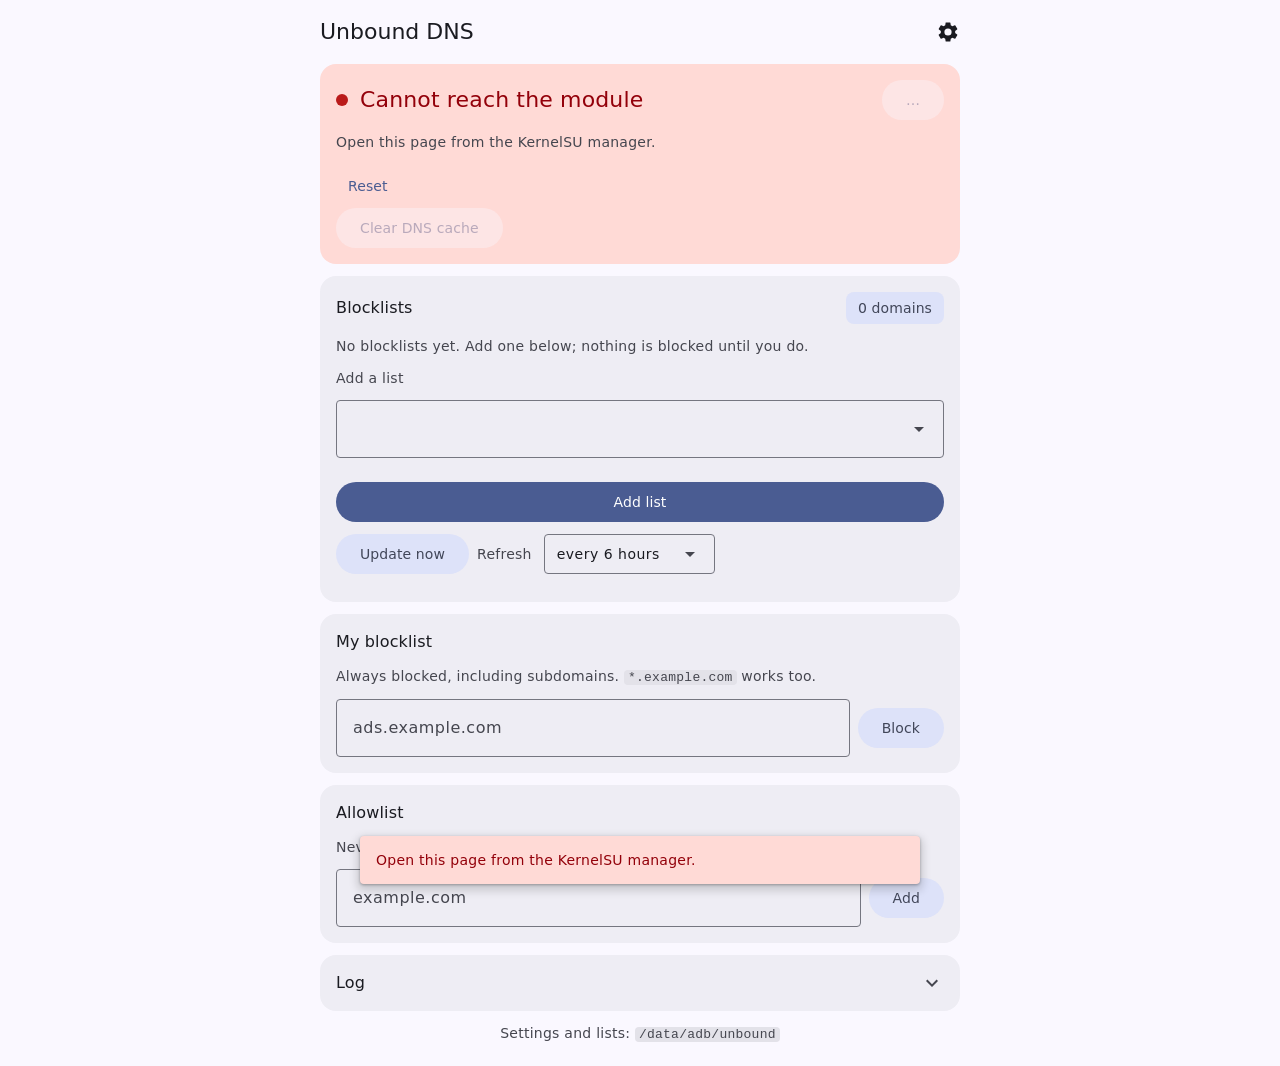
<file: module/webroot/index.html>
<!doctype html>
<html lang="en">
<head>
  <meta charset="utf-8">
  <meta name="viewport" content="width=device-width, initial-scale=1, viewport-fit=cover">
  <meta name="color-scheme" content="light dark">
  <title>Unbound DNS</title>
  <link rel="stylesheet" href="style.css">
</head>
<body>
  <header class="top-bar">
    <div class="title">
      <h1>Unbound DNS</h1>
      <span class="supporting" id="module-version"></span>
    </div>
    <a class="icon-btn" href="settings.html" id="settings-link" aria-label="Settings" title="Settings"><svg class="icon" viewBox="0 0 24 24" aria-hidden="true"><path d="M19.14 12.94c.04-.3.06-.61.06-.94 0-.32-.02-.64-.07-.94l2.03-1.58a.49.49 0 0 0 .12-.61l-1.92-3.32a.49.49 0 0 0-.59-.22l-2.39.96c-.5-.38-1.03-.7-1.62-.94l-.36-2.54a.48.48 0 0 0-.48-.41h-3.84c-.24 0-.43.17-.47.41l-.36 2.54c-.59.24-1.13.57-1.62.94l-2.39-.96a.48.48 0 0 0-.59.22L2.74 8.87c-.12.21-.08.47.12.61l2.03 1.58c-.05.3-.09.63-.09.94s.02.64.07.94l-2.03 1.58a.49.49 0 0 0-.12.61l1.92 3.32c.12.22.37.29.59.22l2.39-.96c.5.38 1.03.7 1.62.94l.36 2.54c.05.24.24.41.48.41h3.84c.24 0 .44-.17.47-.41l.36-2.54c.59-.24 1.13-.56 1.62-.94l2.39.96c.22.08.47 0 .59-.22l1.92-3.32c.12-.22.07-.47-.12-.61l-2.01-1.58zM12 15.6A3.6 3.6 0 1 1 12 8.4a3.6 3.6 0 0 1 0 7.2z"/></svg></a>
  </header>

  <main>
    <section class="card" id="status-card" aria-labelledby="status-title">
      <div class="row">
        <h2 id="status-title" class="status-line">
          <span class="dot" id="status-dot" aria-hidden="true"></span>
          <span id="status-text">Loading…</span>
        </h2>
        <button type="button" class="btn" id="redirect-btn" disabled>…</button>
      </div>
      <p class="muted small" id="status-sub"></p>
      <dl class="stats" id="stats"></dl>
      <p class="muted small stats-since"><span id="stats-since"></span> <span id="stats-reset-slot"></span></p>
      <div class="row gap wrap">
        <button type="button" class="btn" id="cache-btn" disabled>Clear DNS cache</button>
      </div>
      <div id="warnings"></div>
    </section>

    <section class="card" aria-labelledby="lists-title">
      <div class="row">
        <h2 id="lists-title">Blocklists</h2>
        <span class="pill" id="blocked-total">0 domains</span>
      </div>
      <ul class="items" id="sources"></ul>
      <p class="muted small empty" id="sources-empty">No blocklists yet. Add one below; nothing is blocked until you do.</p>

      <form id="add-form" class="stack" autocomplete="off">
        <label for="preset">Add a list</label>
        <select id="preset"></select>
        <div id="custom-fields" class="stack" hidden>
          <input id="custom-url" type="url" inputmode="url" placeholder="https://example.com/list.txt" aria-label="List URL">
          <input id="custom-name" type="text" maxlength="48" placeholder="Name (optional)" aria-label="List name">
        </div>
        <p class="muted small" id="preset-note"></p>
        <button type="submit" class="btn primary" id="add-btn">Add list</button>
      </form>

      <div class="row wrap gap">
        <button type="button" class="btn" id="update-btn">Update now</button>
        <label class="inline">Refresh
          <select id="refresh">
            <option value="6">every 6 hours</option>
            <option value="12">every 12 hours</option>
            <option value="24">daily</option>
            <option value="48">every 2 days</option>
            <option value="168">weekly</option>
          </select>
        </label>
      </div>
      <p class="muted small" id="update-status"></p>
    </section>

    <section class="card" aria-labelledby="own-title">
      <h2 id="own-title">My blocklist</h2>
      <p class="muted small">Always blocked, including subdomains. <code>*.example.com</code> works too.</p>
      <ul class="items" id="own"></ul>
      <form id="own-form" class="row gap" autocomplete="off">
        <input id="own-input" type="text" inputmode="url" placeholder="ads.example.com" aria-label="Domain to block" autocapitalize="off" spellcheck="false">
        <button type="submit" class="btn">Block</button>
      </form>
    </section>

    <section class="card" aria-labelledby="allow-title">
      <h2 id="allow-title">Allowlist</h2>
      <p class="muted small">Never blocked, including their subdomains.</p>
      <ul class="items" id="allow"></ul>
      <form id="allow-form" class="row gap" autocomplete="off">
        <input id="allow-input" type="text" inputmode="url" placeholder="example.com" aria-label="Domain to allow" autocapitalize="off" spellcheck="false">
        <button type="submit" class="btn">Add</button>
      </form>
    </section>

    <section class="card" aria-labelledby="log-title">
      <details id="log-details">
        <summary><h2 id="log-title">Log</h2></summary>
        <div class="segmented" role="tablist" aria-label="Log source">
          <button type="button" class="seg active" data-log="module" role="tab" aria-selected="true">Module</button>
          <button type="button" class="seg" data-log="unbound" role="tab" aria-selected="false">Unbound</button>
          <button type="button" class="seg" data-log="diag" role="tab" aria-selected="false">Diagnostics</button>
        </div>
        <div class="log-actions">
          <button type="button" class="btn text" id="log-refresh">Refresh</button>
          <button type="button" class="btn text" id="log-copy">Copy</button>
        </div>
        <pre id="log" class="log" tabindex="0"></pre>
      </details>
    </section>

    <p class="muted small footer">Settings and lists: <code>/data/adb/unbound</code></p>
  </main>

  <div id="toast" class="toast" role="status" aria-live="polite" hidden></div>
  <script src="common.js"></script>
  <script src="app.js"></script>
</body>
</html>
</file>
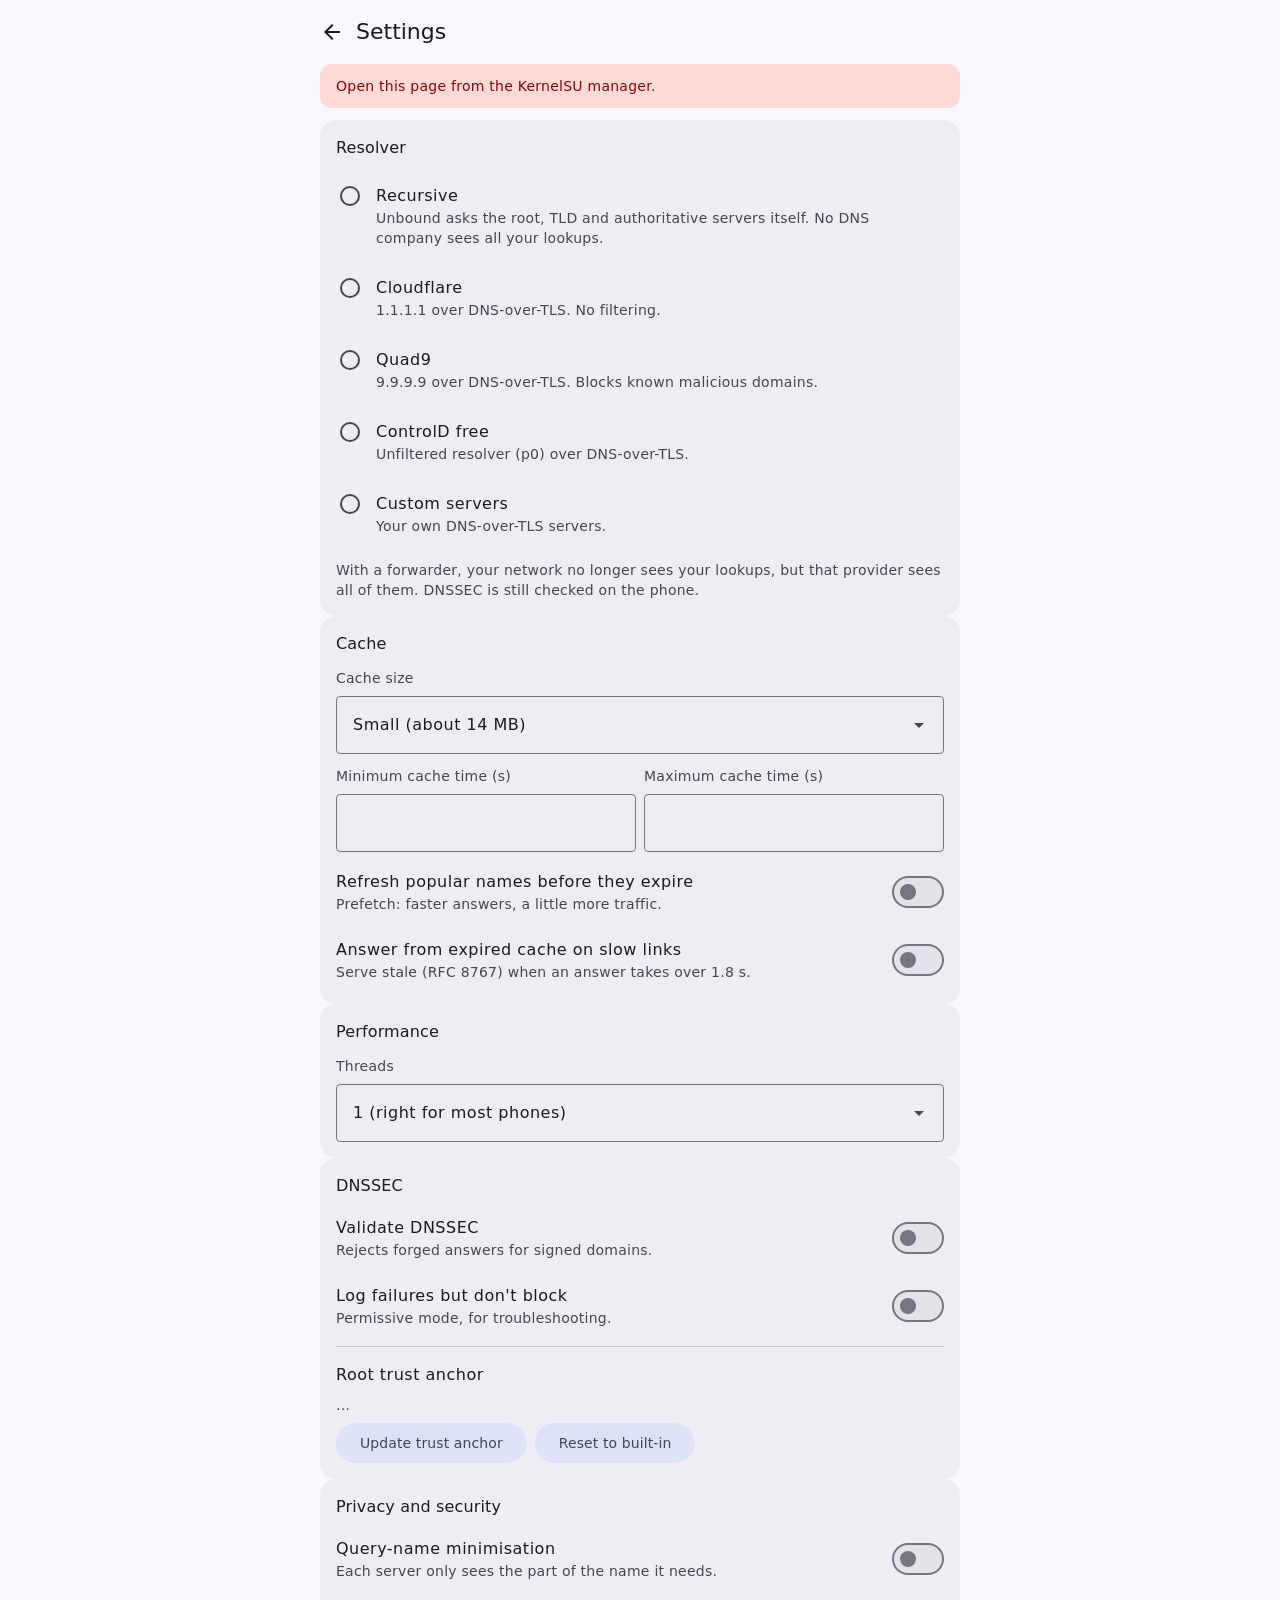
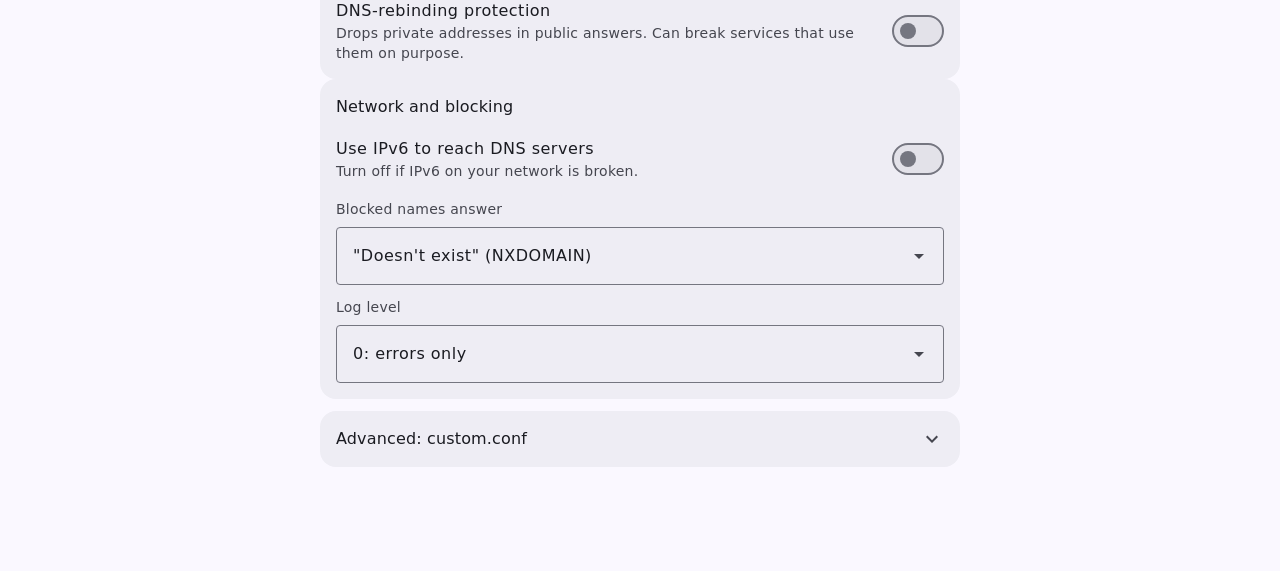
<file: module/webroot/settings.html>
<!doctype html>
<html lang="en">
<head>
  <meta charset="utf-8">
  <meta name="viewport" content="width=device-width, initial-scale=1, viewport-fit=cover">
  <meta name="color-scheme" content="light dark">
  <title>Unbound Settings</title>
  <link rel="stylesheet" href="style.css">
</head>
<body class="settings-page">
  <header class="top-bar">
    <a class="icon-btn" href="index.html" id="back-link" aria-label="Back" title="Back"><svg class="icon" viewBox="0 0 24 24" aria-hidden="true"><path d="M20 11H7.83l5.59-5.59L12 4l-8 8 8 8 1.41-1.41L7.83 13H20v-2z"/></svg></a>
    <h1>Settings</h1>
  </header>

  <main>
    <div id="apply-error" class="notice bad" role="alert" hidden></div>

    <form id="settings-form" autocomplete="off">
      <section class="card" aria-labelledby="res-title">
        <h2 id="res-title">Resolver</h2>
        <div class="choices" role="radiogroup" aria-labelledby="res-title">
          <label class="choice"><input type="radio" name="RESOLVER" value="recursive">
            <span><b>Recursive</b><span class="muted small block">Unbound asks the root, TLD and authoritative servers itself. No DNS company sees all your lookups.</span></span></label>
          <label class="choice"><input type="radio" name="RESOLVER" value="cloudflare">
            <span><b>Cloudflare</b><span class="muted small block">1.1.1.1 over DNS-over-TLS. No filtering.</span></span></label>
          <label class="choice"><input type="radio" name="RESOLVER" value="quad9">
            <span><b>Quad9</b><span class="muted small block">9.9.9.9 over DNS-over-TLS. Blocks known malicious domains.</span></span></label>
          <label class="choice"><input type="radio" name="RESOLVER" value="controld">
            <span><b>ControlD free</b><span class="muted small block">Unfiltered resolver (p0) over DNS-over-TLS.</span></span></label>
          <label class="choice"><input type="radio" name="RESOLVER" value="custom">
            <span><b>Custom servers</b><span class="muted small block">Your own DNS-over-TLS servers.</span></span></label>
        </div>
        <div id="custom-servers" class="stack" hidden>
          <label for="forwarders">One server per line: <code>address tls-name</code>, port optional (<code>address@853</code>)</label>
          <textarea id="forwarders" rows="3" spellcheck="false" autocapitalize="off"
            placeholder="9.9.9.9 dns.quad9.net&#10;2620:fe::fe dns.quad9.net"></textarea>
        </div>
        <p class="muted small">With a forwarder, your network no longer sees your lookups, but that provider sees all of them. DNSSEC is still checked on the phone.</p>
      </section>

      <section class="card" aria-labelledby="cache-title">
        <h2 id="cache-title">Cache</h2>
        <label class="field">Cache size
          <select name="CACHE_SIZE">
            <option value="small">Small (about 14 MB)</option>
            <option value="medium">Medium (about 28 MB)</option>
            <option value="large">Large (about 100 MB)</option>
          </select>
        </label>
        <div class="row gap wrap">
          <label class="field grow">Minimum cache time (s)
            <input type="number" name="CACHE_MIN_TTL" min="0" max="3600" inputmode="numeric"></label>
          <label class="field grow">Maximum cache time (s)
            <input type="number" name="CACHE_MAX_TTL" min="60" max="604800" inputmode="numeric"></label>
        </div>
        <label class="toggle"><span>Refresh popular names before they expire<span class="muted small block">Prefetch: faster answers, a little more traffic.</span></span>
          <span class="switch"><input type="checkbox" name="PREFETCH"><span></span></span></label>
        <label class="toggle"><span>Answer from expired cache on slow links<span class="muted small block">Serve stale (RFC 8767) when an answer takes over 1.8 s.</span></span>
          <span class="switch"><input type="checkbox" name="SERVE_EXPIRED"><span></span></span></label>
      </section>

      <section class="card" aria-labelledby="perf-title">
        <h2 id="perf-title">Performance</h2>
        <label class="field">Threads
          <select name="THREADS">
            <option value="1">1 (right for most phones)</option>
            <option value="2">2</option>
            <option value="3">3</option>
            <option value="4">4</option>
          </select>
        </label>
      </section>

      <section class="card" aria-labelledby="dnssec-title">
        <h2 id="dnssec-title">DNSSEC</h2>
        <label class="toggle"><span>Validate DNSSEC<span class="muted small block">Rejects forged answers for signed domains.</span></span>
          <span class="switch"><input type="checkbox" name="DNSSEC"><span></span></span></label>
        <p id="dnssec-off-warning" class="notice warn" hidden>With validation off, forged answers for signed domains are no longer caught.</p>
        <label class="toggle"><span>Log failures but don't block<span class="muted small block">Permissive mode, for troubleshooting.</span></span>
          <span class="switch"><input type="checkbox" name="DNSSEC_PERMISSIVE"><span></span></span></label>
        <div class="anchor">
          <div class="item-title">Root trust anchor</div>
          <div class="muted small" id="anchor-status">…</div>
          <div class="row gap wrap">
            <button type="button" class="btn" id="anchor-update">Update trust anchor</button>
            <span id="anchor-reset-slot"></span>
          </div>
        </div>
      </section>

      <section class="card" aria-labelledby="privacy-title">
        <h2 id="privacy-title">Privacy and security</h2>
        <label class="toggle"><span>Query-name minimisation<span class="muted small block">Each server only sees the part of the name it needs.</span></span>
          <span class="switch"><input type="checkbox" name="QNAME_MIN"><span></span></span></label>
        <label class="toggle"><span>DNS-rebinding protection<span class="muted small block">Drops private addresses in public answers. Can break services that use them on purpose.</span></span>
          <span class="switch"><input type="checkbox" name="REBIND_PROTECT"><span></span></span></label>
      </section>

      <section class="card" aria-labelledby="net-title">
        <h2 id="net-title">Network and blocking</h2>
        <label class="toggle"><span>Use IPv6 to reach DNS servers<span class="muted small block">Turn off if IPv6 on your network is broken.</span></span>
          <span class="switch"><input type="checkbox" name="UPSTREAM_IPV6"><span></span></span></label>
        <label class="field">Blocked names answer
          <select name="BLOCK_ANSWER">
            <option value="nxdomain">"Doesn't exist" (NXDOMAIN)</option>
            <option value="null">0.0.0.0 and ::</option>
          </select>
        </label>
        <label class="field">Log level
          <select name="LOG_LEVEL">
            <option value="0">0: errors only</option>
            <option value="1">1: operational (default)</option>
            <option value="2">2: detailed</option>
            <option value="3">3: per query (debugging; records names)</option>
          </select>
        </label>
      </section>
    </form>

    <section class="card" aria-labelledby="adv-title">
      <details id="advanced">
        <summary><h2 id="adv-title">Advanced: custom.conf</h2></summary>
        <p class="muted small">Your own Unbound settings, read after everything above. If Unbound rejects them, the previous file comes back. Where Unbound runs stays the module's: <code>username</code>, <code>chroot</code>, <code>directory</code>, <code>pidfile</code>, <code>logfile</code>, <code>do-daemonize</code>, <code>port</code>, <code>interface</code>, <code>include</code> and <code>remote-control</code> are refused.</p>
        <textarea id="custom-conf" rows="12" spellcheck="false" autocapitalize="off" class="mono"></textarea>
        <div class="row gap wrap">
          <button type="button" class="btn" id="custom-save">Save custom.conf</button>
          <span id="defaults-slot"></span>
        </div>
      </details>
    </section>
  </main>

  <div class="apply-bar" id="apply-bar" hidden>
    <span id="apply-summary" class="small"></span>
    <button type="button" class="btn" id="discard-btn">Discard</button>
    <button type="button" class="btn primary" id="apply-btn">Apply</button>
  </div>

  <div class="overlay" id="busy" hidden>
    <div class="overlay-box" role="status" aria-live="polite">
      <div class="spinner" aria-hidden="true"></div>
      <div id="busy-text">Restarting Unbound…</div>
    </div>
  </div>

  <div id="toast" class="toast" role="status" aria-live="polite" hidden></div>
  <script src="common.js"></script>
  <script src="settings.js"></script>
</body>
</html>
</file>
<file: module/webroot/style.css>
/* Unbound DNS WebUI: Material Design 3.
 *
 * Colour roles come from Material Color Utilities (SchemeTonalSpot) for the
 * seed #2357c6, light and dark; "success" and "warning" are custom colours
 * harmonised to the same seed. Everything is local: the WebUI runs offline
 * inside the root manager, so no fonts, icons or scripts are fetched. */

:root {
  --md-primary: #4a5c92;
  --md-on-primary: #ffffff;
  --md-primary-container: #dbe1ff;
  --md-on-primary-container: #314578;
  --md-secondary: #585e71;
  --md-secondary-container: #dde2f9;
  --md-on-secondary-container: #414659;
  --md-error: #ba1a1a;
  --md-error-container: #ffdad6;
  --md-on-error-container: #93000a;
  --md-surface: #faf8ff;
  --md-on-surface: #1a1b21;
  --md-on-surface-variant: #45464f;
  --md-surface-container-lowest: #ffffff;
  --md-surface-container-low: #f4f3fa;
  --md-surface-container: #eeedf4;
  --md-surface-container-high: #e8e7ef;
  --md-surface-container-highest: #e3e2e9;
  --md-outline: #757680;
  --md-outline-variant: #c5c6d0;
  --md-inverse-surface: #2f3036;
  --md-inverse-on-surface: #f1f0f7;
  --md-inverse-primary: #b3c5ff;
  --md-success: #006c49;
  --md-warning: #b76021;
  --md-warning-container: #ffdbc8;
  --md-on-warning-container: #321300;
  --md-scrim: rgba(0, 0, 0, 0.32);

  --md-shadow-1: 0 1px 2px rgba(0, 0, 0, 0.3), 0 1px 3px 1px rgba(0, 0, 0, 0.15);
  --md-shadow-2: 0 1px 2px rgba(0, 0, 0, 0.3), 0 2px 6px 2px rgba(0, 0, 0, 0.15);
  --md-shadow-3: 0 1px 3px rgba(0, 0, 0, 0.3), 0 4px 8px 3px rgba(0, 0, 0, 0.15);

  --md-font: Roboto, "Google Sans Text", system-ui, -apple-system, "Segoe UI", sans-serif;
  --md-mono: "Roboto Mono", ui-monospace, monospace;
  --md-ease: cubic-bezier(0.2, 0, 0, 1);

  /* Icons drawn with mask-image so they take the text colour. */
  --icon-check: url("data:image/svg+xml,%3Csvg xmlns='http://www.w3.org/2000/svg' viewBox='0 0 24 24'%3E%3Cpath d='M9 16.17 4.83 12l-1.42 1.41L9 19 21 7l-1.41-1.41z'/%3E%3C/svg%3E");
  --icon-expand: url("data:image/svg+xml,%3Csvg xmlns='http://www.w3.org/2000/svg' viewBox='0 0 24 24'%3E%3Cpath d='M16.59 8.59 12 13.17 7.41 8.59 6 10l6 6 6-6z'/%3E%3C/svg%3E");
  --select-arrow: url("data:image/svg+xml,%3Csvg xmlns='http://www.w3.org/2000/svg' viewBox='0 0 24 24'%3E%3Cpath fill='%2345464f' d='M7 10l5 5 5-5z'/%3E%3C/svg%3E");
}

@media (prefers-color-scheme: dark) {
  :root {
    --md-primary: #b3c5ff;
    --md-on-primary: #192e60;
    --md-primary-container: #314578;
    --md-on-primary-container: #dbe1ff;
    --md-secondary: #c1c6dd;
    --md-secondary-container: #414659;
    --md-on-secondary-container: #dde2f9;
    --md-error: #ffb4ab;
    --md-error-container: #93000a;
    --md-on-error-container: #ffdad6;
    --md-surface: #121318;
    --md-on-surface: #e3e2e9;
    --md-on-surface-variant: #c5c6d0;
    --md-surface-container-lowest: #0d0e13;
    --md-surface-container-low: #1a1b21;
    --md-surface-container: #1e1f25;
    --md-surface-container-high: #292a2f;
    --md-surface-container-highest: #33343a;
    --md-outline: #8f909a;
    --md-outline-variant: #45464f;
    --md-inverse-surface: #e3e2e9;
    --md-inverse-on-surface: #2f3036;
    --md-inverse-primary: #4a5c92;
    --md-success: #6ddba7;
    --md-warning: #ffb68a;
    --md-warning-container: #743400;
    --md-on-warning-container: #ffdbc8;
    --select-arrow: url("data:image/svg+xml,%3Csvg xmlns='http://www.w3.org/2000/svg' viewBox='0 0 24 24'%3E%3Cpath fill='%23c5c6d0' d='M7 10l5 5 5-5z'/%3E%3C/svg%3E");
  }
}

/* --- base ------------------------------------------------------------------ */
* { box-sizing: border-box; }
[hidden] { display: none !important; }
html, body { margin: 0; }

body {
  background: var(--md-surface);
  color: var(--md-on-surface);
  font: 400 14px/20px var(--md-font);
  letter-spacing: 0.25px;
  padding: 0 16px max(24px, env(safe-area-inset-bottom));
  -webkit-text-size-adjust: 100%;
  -webkit-tap-highlight-color: transparent;
}

main { max-width: 640px; margin: 0 auto; display: flex; flex-direction: column; gap: 12px; }

h1 { font: 400 22px/28px var(--md-font); margin: 0; letter-spacing: 0; }
h2 { font: 500 16px/24px var(--md-font); margin: 0; letter-spacing: 0.15px; }
b { font-weight: 500; }

.muted { color: var(--md-on-surface-variant); }
.small { font-size: 14px; line-height: 20px; margin: 0; }
.block { display: block; }
.stack { display: flex; flex-direction: column; gap: 12px; }
.row { display: flex; align-items: center; justify-content: space-between; gap: 8px; min-width: 0; }
.row.gap { justify-content: flex-start; }
.row.wrap { flex-wrap: wrap; }
.grow { flex: 1 1 140px; }

code {
  font: 13px/18px var(--md-mono);
  background: var(--md-surface-container-highest);
  border-radius: 4px;
  padding: 0 4px;
  overflow-wrap: anywhere;
}

.icon { width: 24px; height: 24px; fill: currentColor; flex: none; display: block; }

/* --- top app bar --------------------------------------------------------------- */
.top-bar {
  position: sticky;
  top: 0;
  z-index: 4;
  max-width: 640px;
  margin: 0 auto;
  min-height: 64px;
  padding: env(safe-area-inset-top) 0 0;
  display: flex;
  align-items: center;
  gap: 4px;
  background: var(--md-surface);
  transition: background-color 0.2s var(--md-ease), box-shadow 0.2s var(--md-ease);
}
/* Under the app bar, filling the page width as the bar scrolls. */
.top-bar::before {
  content: "";
  position: absolute;
  inset: 0 -16px;
  background: inherit;
  z-index: -1;
}
body.scrolled .top-bar { background: var(--md-surface-container); }
.top-bar h1 { flex: 1; min-width: 0; overflow: hidden; text-overflow: ellipsis; white-space: nowrap; }
.top-bar .title { flex: 1; min-width: 0; display: flex; flex-direction: column; }
.top-bar .title h1 { flex: none; }
.top-bar .supporting { color: var(--md-on-surface-variant); font-size: 12px; line-height: 16px; letter-spacing: 0.4px; }
.top-bar > .icon-btn:first-child { margin-left: -8px; }
.top-bar > .icon-btn:last-child { margin-right: -8px; }

/* Indeterminate linear progress under the app bar while something runs;
   nothing else can be pressed meanwhile (it would be ignored anyway). */
body.busy { cursor: progress; }
body.busy main :is(button, input, select, textarea, label, summary) { pointer-events: none; }
body.busy .top-bar::after {
  content: "";
  position: absolute;
  left: 0;
  right: 0;
  bottom: 0;
  height: 4px;
  border-radius: 2px;
  background: linear-gradient(90deg, transparent 0, var(--md-primary) 0) no-repeat,
              var(--md-secondary-container);
  background-size: 40% 100%, 100% 100%;
  animation: md-progress 1.4s var(--md-ease) infinite;
}
@keyframes md-progress {
  0% { background-position: -40% 0, 0 0; }
  100% { background-position: 140% 0, 0 0; }
}

/* --- cards ------------------------------------------------------------------- */
.card {
  background: var(--md-surface-container);
  border-radius: 16px;
  padding: 16px;
  display: flex;
  flex-direction: column;
  gap: 12px;
  min-width: 0;
}

/* The status card takes the colour of the state, like a hero banner. */
#status-card:has(.dot.ok) { background: var(--md-primary-container); color: var(--md-on-primary-container); }
#status-card:has(.dot.bad) { background: var(--md-error-container); color: var(--md-on-error-container); }
#status-title { font: 400 22px/28px var(--md-font); }
/* A tonal button would blend into the coloured status card. */
#status-card:has(.dot.ok, .dot.bad) .btn:not(.primary) { background: var(--md-surface); color: var(--md-primary); }

.status-line { display: flex; align-items: center; gap: 12px; min-width: 0; }
.dot { width: 12px; height: 12px; border-radius: 50%; background: var(--md-outline); flex: none; }
.dot.ok { background: var(--md-success); box-shadow: 0 0 0 4px color-mix(in srgb, var(--md-success) 20%, transparent); }
.dot.warn { background: var(--md-warning); }
.dot.bad { background: var(--md-error); }

.stats {
  display: grid;
  grid-template-columns: repeat(auto-fill, minmax(132px, 1fr));
  gap: 8px;
  margin: 0;
}
.stats div { background: var(--md-surface); border-radius: 12px; padding: 12px; min-width: 0; color: var(--md-on-surface); }
.stats dt { font: 500 12px/16px var(--md-font); letter-spacing: 0.5px; color: var(--md-on-surface-variant); }
.stats dd {
  margin: 4px 0 0;
  font: 400 16px/24px var(--md-font);
  letter-spacing: 0.15px;
  font-variant-numeric: tabular-nums;
  overflow-wrap: anywhere;
}
.stats-since { margin: 0; }

.notice { border-radius: 12px; padding: 12px 16px; margin: 0; font-size: 14px; line-height: 20px; }
.notice.warn { background: var(--md-warning-container); color: var(--md-on-warning-container); }
.notice.bad { background: var(--md-error-container); color: var(--md-on-error-container); }
#warnings { display: flex; flex-direction: column; gap: 8px; }
#warnings:empty { display: none; }

/* Chip-style count next to a card title. */
.pill {
  display: inline-flex;
  align-items: center;
  height: 32px;
  padding: 0 12px;
  border-radius: 8px;
  background: var(--md-secondary-container);
  color: var(--md-on-secondary-container);
  font: 500 14px/20px var(--md-font);
  letter-spacing: 0.1px;
  white-space: nowrap;
}

/* --- lists ------------------------------------------------------------------- */
.items { list-style: none; margin: 0 -16px; padding: 0; display: flex; flex-direction: column; }
.items:empty { display: none; }
.items li {
  display: flex;
  align-items: center;
  gap: 16px;
  min-height: 56px;
  padding: 8px 16px;
  border-top: 1px solid var(--md-outline-variant);
}
.items li:first-child { border-top: 0; }
.item-main { flex: 1; min-width: 0; }
.item-title { font: 400 16px/24px var(--md-font); letter-spacing: 0.5px; overflow-wrap: anywhere; }
.item-sub { color: var(--md-on-surface-variant); font-size: 14px; line-height: 20px; overflow-wrap: anywhere; }
.item-sub.bad { color: var(--md-error); }
.empty[hidden] { display: none; }

/* --- buttons ------------------------------------------------------------------ */
button, select, input, textarea { font: inherit; color: inherit; }

.btn, .icon-btn, .link-btn, .seg {
  position: relative;
  overflow: hidden;
  cursor: pointer;
  -webkit-user-select: none;
  user-select: none;
  text-decoration: none;
  font: 500 14px/20px var(--md-font);
  letter-spacing: 0.1px;
}
/* State layer: the content colour at 8% on hover, 10% when pressed or focused. */
.btn::before, .icon-btn::before, .link-btn::before, .seg::before, .choice::before {
  content: "";
  position: absolute;
  inset: 0;
  border-radius: inherit;
  background: currentColor;
  opacity: 0;
  transition: opacity 0.15s linear;
  pointer-events: none;
}
@media (hover: hover) {
  .btn:hover::before, .icon-btn:hover::before, .link-btn:hover::before,
  .seg:hover::before, .choice:hover::before { opacity: 0.08; }
}
.btn:active::before, .icon-btn:active::before, .link-btn:active::before,
.seg:active::before, .choice:active::before,
.btn:focus-visible::before, .icon-btn:focus-visible::before, .link-btn:focus-visible::before,
.seg:focus-visible::before { opacity: 0.1; }

:focus-visible { outline: 3px solid var(--md-secondary); outline-offset: 2px; }

/* Tonal button by default, filled for the main action of a card. */
.btn {
  display: inline-flex;
  align-items: center;
  justify-content: center;
  gap: 8px;
  min-height: 40px;
  padding: 10px 24px;
  border: 0;
  border-radius: 20px;
  background: var(--md-secondary-container);
  color: var(--md-on-secondary-container);
  text-align: center;
}
.btn.primary { background: var(--md-primary); color: var(--md-on-primary); }
.btn.primary:not(:disabled):hover { box-shadow: var(--md-shadow-1); }
.btn.text { background: none; color: var(--md-primary); padding: 10px 12px; }
.btn:disabled { opacity: 0.38; cursor: default; box-shadow: none; }
.btn:disabled::before { display: none; }
.btn.armed { background: var(--md-error-container); color: var(--md-on-error-container); }

/* Standard icon button; when armed it becomes a short error-coloured label. */
.icon-btn {
  display: inline-flex;
  align-items: center;
  justify-content: center;
  flex: none;
  width: 40px;
  height: 40px;
  padding: 0;
  border: 0;
  border-radius: 20px;
  background: none;
  color: var(--md-on-surface-variant);
}
a.icon-btn { color: var(--md-on-surface); }
.icon-btn.armed {
  width: auto;
  padding: 0 16px;
  background: var(--md-error-container);
  color: var(--md-on-error-container);
}

/* Inline text button (e.g. "Reset" next to the statistics). */
.link-btn {
  display: inline-flex;
  align-items: center;
  min-height: 32px;
  padding: 6px 12px;
  margin: -6px 0;
  border: 0;
  border-radius: 16px;
  background: none;
  color: inherit;
  font-weight: 500;
}
.link-btn:not(.armed) { color: var(--md-primary); }
#status-card:has(.dot.ok) .link-btn:not(.armed) { color: var(--md-on-primary-container); text-decoration: underline; }
.link-btn.armed { background: var(--md-error-container); color: var(--md-on-error-container); }

/* Segmented buttons (log sources). */
.segmented {
  display: flex;
  border: 1px solid var(--md-outline);
  border-radius: 20px;
  overflow: hidden;
  min-width: 0;
}
.seg {
  flex: 1 1 0;
  min-width: 0;
  min-height: 40px;
  padding: 0 8px;
  border: 0;
  border-left: 1px solid var(--md-outline);
  background: none;
  color: var(--md-on-surface);
  white-space: nowrap;
  overflow: hidden;
  text-overflow: ellipsis;
}
.seg:first-child { border-left: 0; }
.seg[aria-selected="true"] { background: var(--md-secondary-container); color: var(--md-on-secondary-container); }
.log-actions { display: flex; justify-content: flex-end; gap: 4px; margin: 4px 0; }

/* --- text fields and selects ---------------------------------------------------- */
label { color: var(--md-on-surface-variant); font-size: 14px; line-height: 20px; }
.field { display: flex; flex-direction: column; gap: 8px; min-width: 0; }
label.inline { display: flex; align-items: center; gap: 12px; }

input[type=text], input[type=url], input[type=number], select, textarea {
  width: 100%;
  min-width: 0;
  min-height: 56px;
  padding: 16px;
  border: 1px solid var(--md-outline);
  border-radius: 4px;
  background: transparent;
  color: var(--md-on-surface);
  font: 400 16px/24px var(--md-font);
  letter-spacing: 0.5px;
  transition: border-color 0.15s linear, box-shadow 0.15s linear;
}
input::placeholder, textarea::placeholder { color: var(--md-on-surface-variant); opacity: 1; }
input:hover, select:hover, textarea:hover { border-color: var(--md-on-surface); }
input:focus, select:focus, textarea:focus {
  outline: none;
  border-color: var(--md-primary);
  box-shadow: inset 0 0 0 1px var(--md-primary);
}
select {
  -webkit-appearance: none;
  appearance: none;
  padding-right: 48px;
  cursor: pointer;
  background: var(--select-arrow) no-repeat right 12px center / 24px 24px;
}
label.inline select { width: auto; min-height: 40px; padding: 8px 44px 8px 12px; font-size: 14px; line-height: 20px; }

textarea { font: 400 13px/20px var(--md-mono); letter-spacing: 0; resize: vertical; }
input[type=number] { -moz-appearance: textfield; }
input[type=number]::-webkit-inner-spin-button,
input[type=number]::-webkit-outer-spin-button { -webkit-appearance: none; margin: 0; }

#allow-form input, #own-form input { flex: 1; }

/* --- switches, radios and their rows --------------------------------------------- */
.switch { position: relative; width: 52px; height: 32px; flex: none; }
.switch input { position: absolute; inset: 0; z-index: 2; width: 100%; height: 100%; opacity: 0; margin: 0; cursor: pointer; }
.switch span {
  position: absolute;
  inset: 0;
  border-radius: 16px;
  border: 2px solid var(--md-outline);
  background: var(--md-surface-container-highest);
  transition: background-color 0.2s var(--md-ease), border-color 0.2s var(--md-ease);
}
.switch span::after {
  content: "";
  position: absolute;
  top: 50%;
  left: 6px;
  width: 16px;
  height: 16px;
  margin-top: -8px;
  border-radius: 50%;
  background: var(--md-outline);
  transition: all 0.25s var(--md-ease);
}
.switch span::before {
  content: "";
  position: absolute;
  z-index: 1;
  top: 50%;
  left: 26px;
  width: 16px;
  height: 16px;
  margin-top: -8px;
  background: var(--md-on-primary-container);
  -webkit-mask: var(--icon-check) center / 16px no-repeat;
  mask: var(--icon-check) center / 16px no-repeat;
  opacity: 0;
  transition: opacity 0.2s var(--md-ease);
}
.switch input:checked + span { background: var(--md-primary); border-color: var(--md-primary); }
.switch input:checked + span::after { left: 22px; width: 24px; height: 24px; margin-top: -12px; background: var(--md-on-primary); }
.switch input:checked + span::before { opacity: 1; }
.switch input:active + span::after { left: 2px; width: 28px; height: 28px; margin-top: -14px; }
.switch input:checked:active + span::after { left: 20px; }
.switch input:focus-visible + span { outline: 3px solid var(--md-secondary); outline-offset: 2px; }
.switch input:disabled { cursor: default; }
.switch input:disabled + span { opacity: 0.38; }

.toggle {
  display: flex;
  align-items: center;
  justify-content: space-between;
  gap: 16px;
  min-height: 56px;
  color: var(--md-on-surface);
  font: 400 16px/24px var(--md-font);
  letter-spacing: 0.5px;
  cursor: pointer;
}
.toggle .muted.small { letter-spacing: 0.25px; }
.toggle:has(input:disabled) { opacity: 0.38; cursor: default; }

input[type=radio] {
  -webkit-appearance: none;
  appearance: none;
  flex: none;
  width: 20px;
  height: 20px;
  margin: 2px 0 0;
  border: 2px solid var(--md-on-surface-variant);
  border-radius: 50%;
  display: grid;
  place-content: center;
  cursor: pointer;
}
input[type=radio]::before {
  content: "";
  width: 10px;
  height: 10px;
  border-radius: 50%;
  background: var(--md-primary);
  transform: scale(0);
  transition: transform 0.15s var(--md-ease);
}
input[type=radio]:checked { border-color: var(--md-primary); }
input[type=radio]:checked::before { transform: scale(1); }

.choices { display: flex; flex-direction: column; gap: 4px; margin: 0 -8px; }
.choice {
  position: relative;
  display: flex;
  gap: 16px;
  align-items: flex-start;
  padding: 12px 16px 12px 12px;
  border-radius: 12px;
  color: var(--md-on-surface);
  font: 400 16px/24px var(--md-font);
  letter-spacing: 0.5px;
  cursor: pointer;
}
.choice .muted.small { letter-spacing: 0.25px; }
.choice:has(input:checked) { background: var(--md-secondary-container); color: var(--md-on-secondary-container); }
.choice:has(input:checked) .muted { color: var(--md-on-secondary-container); }

.anchor { display: flex; flex-direction: column; gap: 8px; border-top: 1px solid var(--md-outline-variant); padding-top: 16px; }

/* --- expandable sections ------------------------------------------------------------ */
details summary {
  cursor: pointer;
  list-style: none;
  display: flex;
  align-items: center;
  justify-content: space-between;
  gap: 8px;
  min-height: 24px;
}
details summary::-webkit-details-marker { display: none; }
details summary::after {
  content: "";
  flex: none;
  width: 24px;
  height: 24px;
  background: var(--md-on-surface-variant);
  -webkit-mask: var(--icon-expand) center / 24px no-repeat;
  mask: var(--icon-expand) center / 24px no-repeat;
  transition: transform 0.2s var(--md-ease);
}
details[open] summary::after { transform: rotate(180deg); }
details[open] summary { margin-bottom: 12px; }
details > * + * { margin-top: 12px; }
details > summary + * { margin-top: 0; }

.log {
  margin: 0;
  max-height: 50vh;
  overflow: auto;
  padding: 12px;
  border-radius: 12px;
  background: var(--md-surface-container-lowest);
  color: var(--md-on-surface);
  font: 12px/18px var(--md-mono);
  white-space: pre-wrap;
  overflow-wrap: anywhere;
}

.footer { text-align: center; }

/* --- snackbar ------------------------------------------------------------------------ */
.toast {
  position: fixed;
  z-index: 20;
  left: 16px;
  right: 16px;
  bottom: max(16px, env(safe-area-inset-bottom));
  margin: 0 auto;
  max-width: 560px;
  min-height: 48px;
  padding: 14px 16px;
  border-radius: 4px;
  background: var(--md-inverse-surface);
  color: var(--md-inverse-on-surface);
  font-size: 14px;
  line-height: 20px;
  box-shadow: var(--md-shadow-3);
  animation: md-in 0.2s var(--md-ease);
}
.toast.bad { background: var(--md-error-container); color: var(--md-on-error-container); }
/* Above the bottom bar while it is showing. */
.settings-page:has(#apply-bar:not([hidden])) .toast { bottom: calc(96px + env(safe-area-inset-bottom)); }
@keyframes md-in { from { opacity: 0; transform: translateY(8px); } }

/* --- settings page: bottom bar and progress dialog --------------------------------------- */
.settings-page { padding-bottom: 104px; }
.apply-bar {
  position: fixed;
  z-index: 5;
  left: 0;
  right: 0;
  bottom: 0;
  display: flex;
  align-items: center;
  gap: 8px;
  min-height: 80px;
  padding: 12px 16px max(12px, env(safe-area-inset-bottom));
  background: var(--md-surface-container);
  box-shadow: var(--md-shadow-2);
  animation: md-in 0.2s var(--md-ease);
}
.apply-bar #apply-summary { flex: 1; min-width: 0; color: var(--md-on-surface-variant); }

.overlay {
  position: fixed;
  inset: 0;
  z-index: 10;
  display: flex;
  align-items: center;
  justify-content: center;
  padding: 24px;
  background: var(--md-scrim);
}
.overlay[hidden] { display: none; }
.overlay-box {
  display: flex;
  align-items: center;
  gap: 16px;
  max-width: 360px;
  padding: 24px;
  border-radius: 28px;
  background: var(--md-surface-container-high);
  color: var(--md-on-surface);
  font-size: 16px;
  line-height: 24px;
  box-shadow: var(--md-shadow-3);
}
.spinner {
  flex: none;
  width: 40px;
  height: 40px;
  border-radius: 50%;
  border: 4px solid var(--md-secondary-container);
  border-top-color: var(--md-primary);
  animation: spin 0.9s linear infinite;
}
@keyframes spin { to { transform: rotate(360deg); } }

@media (prefers-reduced-motion: reduce) {
  *, *::before, *::after { animation: none !important; transition: none !important; }
}
</file>
